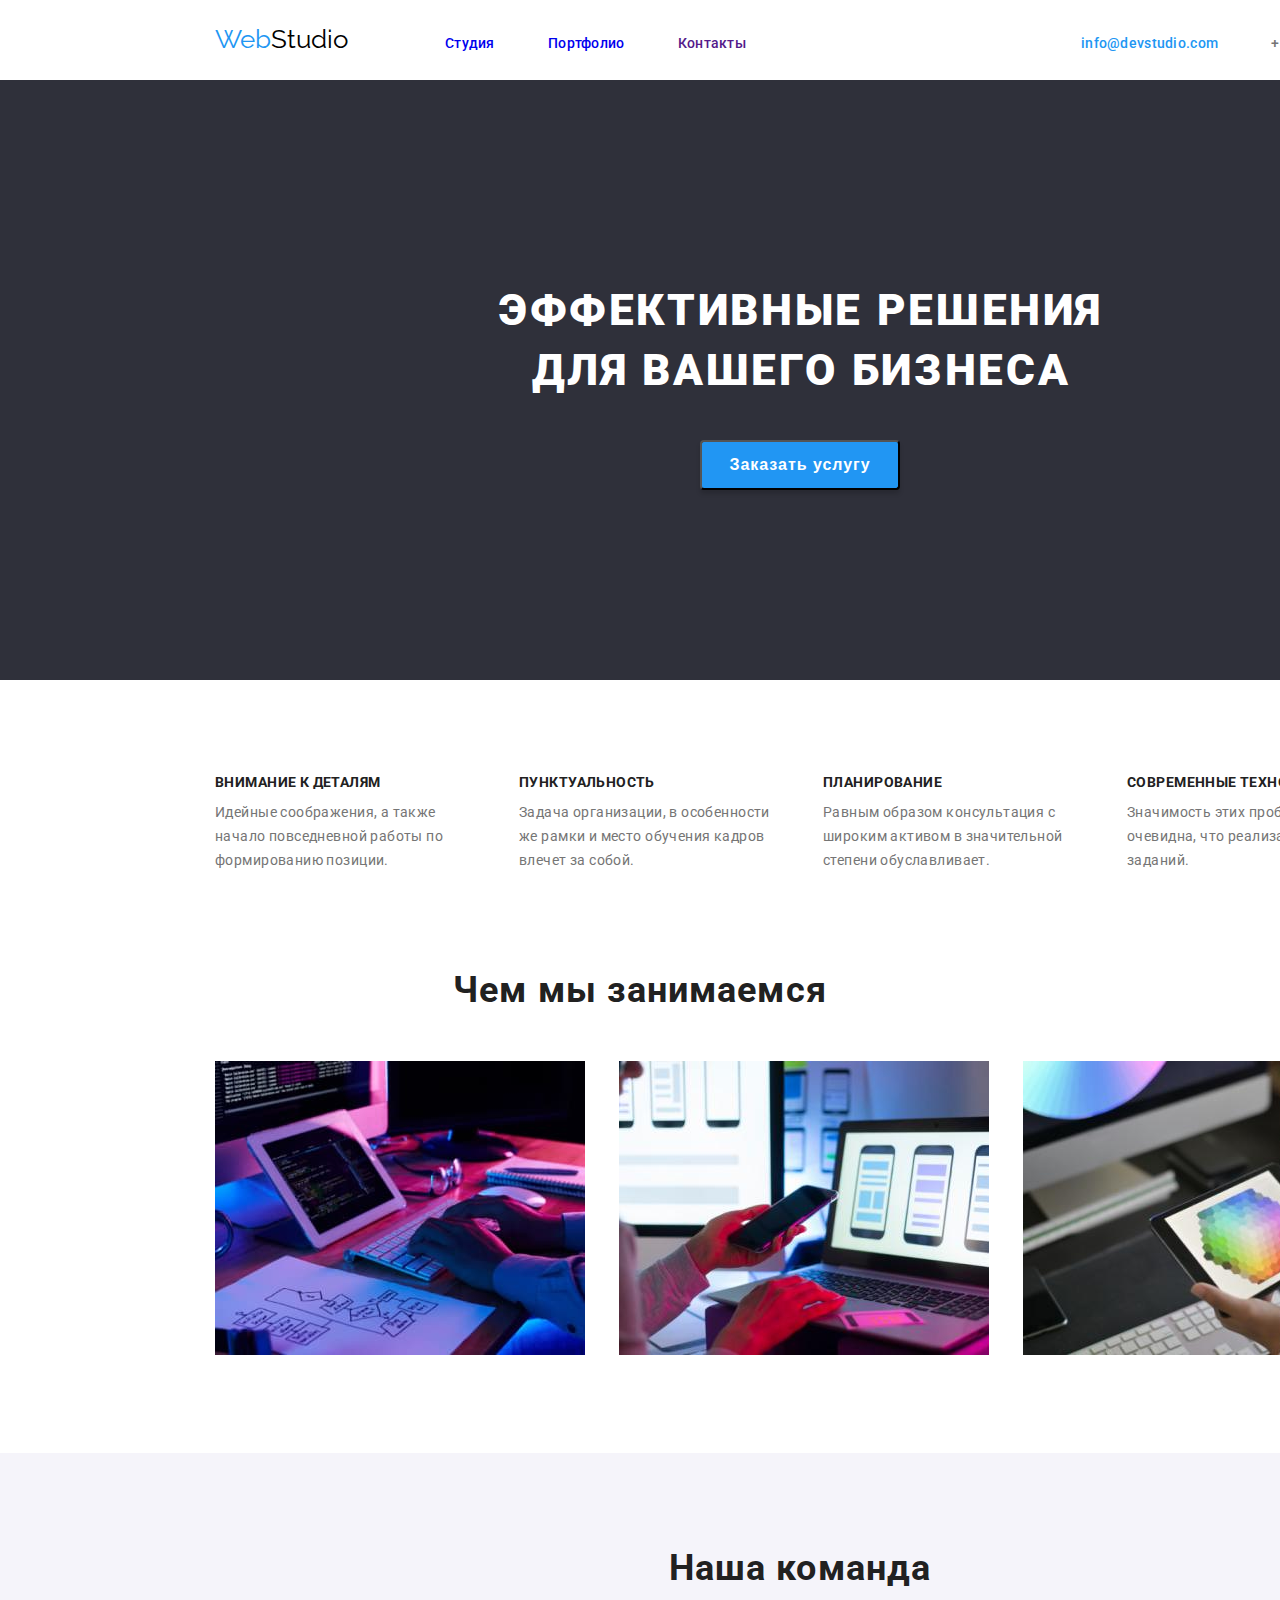
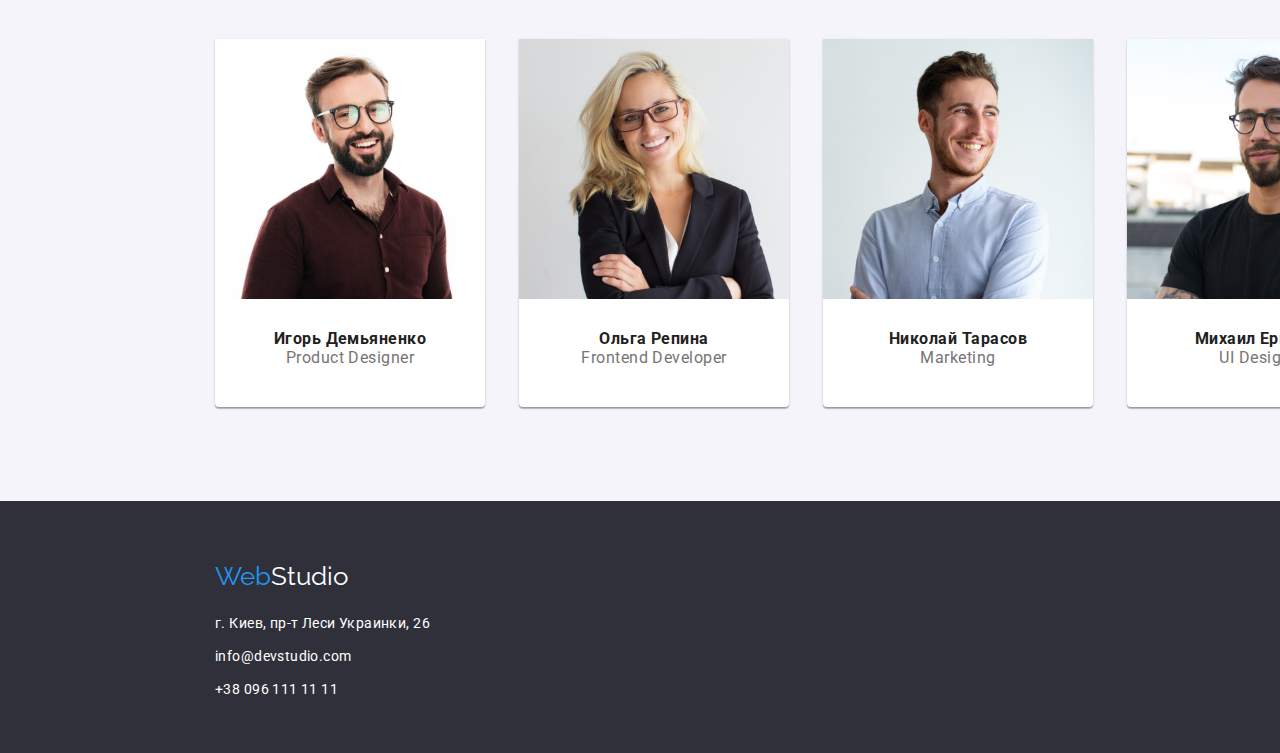
<file: Project/index.html>
<!DOCTYPE html>
<html lang="en">
<head>
  <meta charset="UTF-8">
  <meta http-equiv="X-UA-Compatible" content="IE=edge">
  <meta name="viewport" content="width=device-width, initial-scale=1.0">
  <title>WebStudio</title>
  <link rel="stylesheet" href="./css/style.css">
  <link rel="preconnect" href="https://fonts.googleapis.com">
<link rel="preconnect" href="https://fonts.gstatic.com" crossorigin>
<link href="https://fonts.googleapis.com/css2?family=Raleway:wght@700&family=Roboto:wght@400;500;700;900&display=swap" rel="stylesheet">
</head>
<body>
  <header class="header">
    <div class="conteiner">
      <div class="logo inlineBlock">
        <a href="">
          <span class="blue">Web</span><span class="black">Studio</span>
        </a>
      </div>
      <div class="inlineBlock">
        <nav class="navbar">
          <ul >
            <li class="navbarMenu">
             <a class="menu_link" href="./index.html">Студия</a>
            </li>
            <li class="navbarMenu">
              <a class="nav_link" href="./portfolio.html">Портфолио</a>
            </li>
            <li class="navbarMenu">
              <a class="nav_link" href="">Контакты</a>
            </li>
          </ul>
        </nav>
      </div> 
      <div class="contacts inlineBlock">
        <a class="mail" href="mailto:info@devstudio.com">info@devstudio.com</a>
        <a class="phone" href="tel:+380961111111">+38 096 111 11 11</a>
      </div>
    </div>
  </header>  
  <main>
    <section class="main inlineBlock">
        <h1 class="main-text"> 
          Эффективные решения для вашего бизнеса
        </h1>
          <button class="button inlineBlock" type="button">Заказать услугу</button>
    </section>
    <section>
      <ul class="specificMainUl">
        <li class="specificMain inlineBlock">
          <h5 class="specific">Внимание к деталям</h5>
          <p class="specificTens">
            Идейные соображения, а также начало повседневной работы по формированию позиции.
          </p>
        </li>
        <li class="specificMain inlineBlock">
          <h5 class="specific">Пунктуальность</h5>
          <p class="specificTens">
            Задача организации, в особенности же рамки и место обучения кадров влечет за собой.
          </p>
        </li>
        <li class="specificMain inlineBlock">
          <h5 class="specific">Планирование</h5>
          <p class="specificTens">
            Равным образом консультация с широким активом в значительной степени обуславливает.
          </p>
        </li>
        <li class="specificMain inlineBlock">
          <h5 class="specific">Современные технологии</h5>
          <p class="specificTens">Значимость этих проблем настолько очевидна, что реализация плановых заданий.</p>
        </li>
      </ul>
    </section>
    <section>
      <h2 class="whatWeDoin">Чем мы занимаемся</h2>
      <ul class="whatWeDoinFotoUl">
        <li class="whatWeDoinFoto inlineBlock">
          <img src="./img/keybord.jpg" alt="keybord">
        </li>
        <li class="whatWeDoinFoto inlineBlock">
          <img src="./img/phone.jpg" alt="phone">
        </li>
        <li class="whatWeDoinFoto inlineBlock">
          <img src="./img/pad.jpg" alt="pad">
        </li>
      </ul>
    </section>
    <section class="team">
      <h2 class="ourTeam">Наша команда</h2>
      <ul class="ourTeamList">
        <li class="ourTeamBlock inlineBlock">
          <img class="ourTeamFoto" src="./img/Igor.jpg" alt="igor" width="270" Height="260">
          <h4>Игорь Демьяненко</h4>
          <p class="ourTeamText">Product Designer</p>
        </li>
        <li class="ourTeamBlock inlineBlock">
          <img class="ourTeamFoto" src="./img/olga.jpg" alt="olga" width="270" Height="260">
          <h4>Ольга Репина</h4>
          <p class="ourTeamText">Frontend Developer</p>
        </li>
        <li class="ourTeamBlock inlineBlock">
          <img class="ourTeamFoto" src="./img/nikolay.jpg" alt="nokolay" width="270" Height="260">
          <h4>Николай Тарасов</h4>
          <p class="ourTeamText">Marketing</p>
        </li>
        <li class="ourTeamBlock inlineBlock"> 
          <img class="ourTeamFoto" src="./img/mihail.jpg" alt="mihail" width="270" Height="260">
          <h4>Михаил Ермаков</h4>
          <p class="ourTeamText">UI Designer</p>
        </li>
      </ul>
    </section>
  </main>  
  <footer class="footer">
      <a class="footerlogo" href="">
        <span class="blue">Web</span><span class="white">Studio</span>
      </a>
        <address>
          <p class="address1">г. Киев, пр-т Леси Украинки, 26</p>
          <a class="address" href="mailto:info@devstudio.com">info@devstudio.com</a>
          <a class="address" href="tel:+380961111111">+38 096 111 11 11</a>
        </address> 
  </footer>
</body>
</html>
</file>
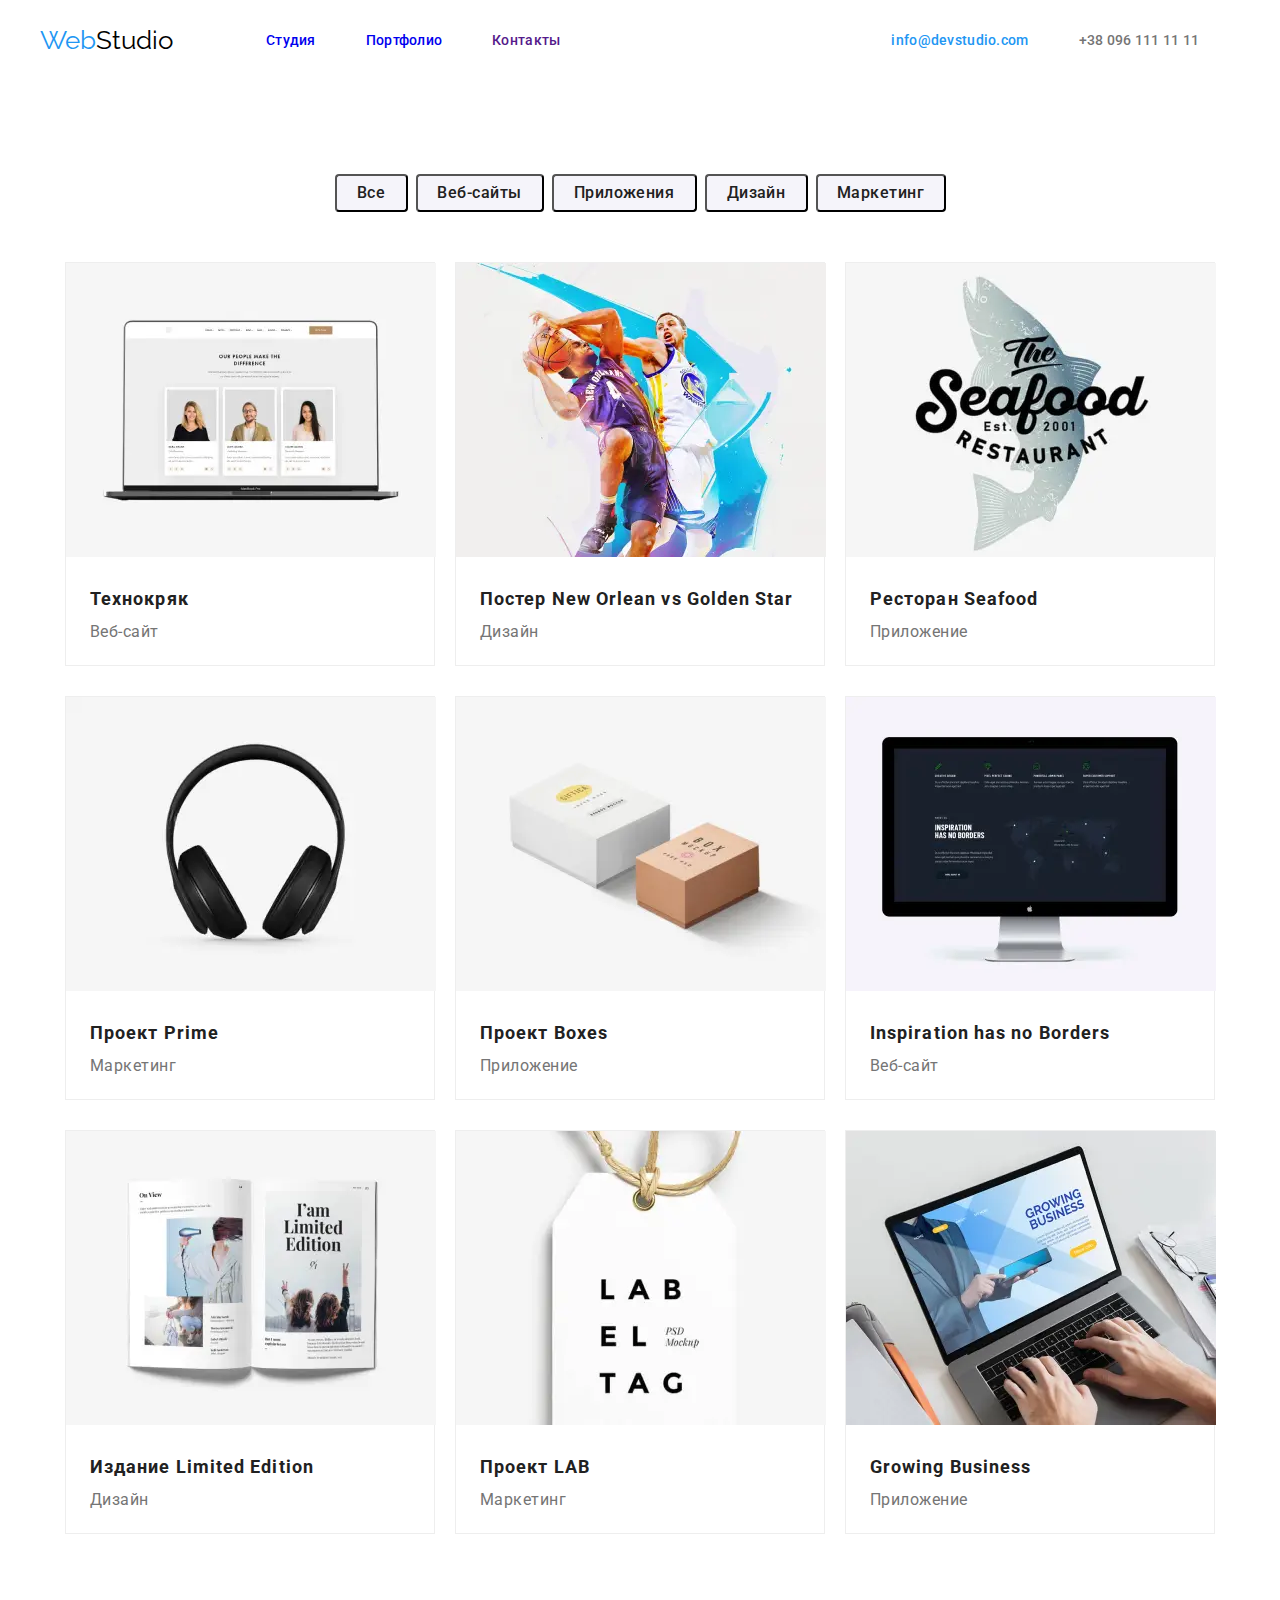
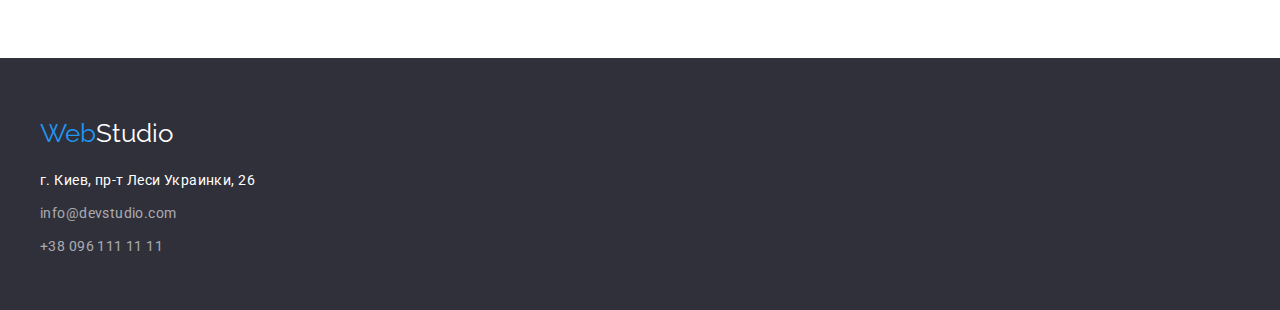
<file: Flexbox/portfolio.html>
<!DOCTYPE html>
<html lang="en">
<head>
  <meta charset="UTF-8">
  <meta http-equiv="X-UA-Compatible" content="IE=edge">
  <meta name="viewport" content="width=device-width, initial-scale=1.0">
  <title>WebStudio</title>
  <link rel="stylesheet" href="./css/portfolio.css">
  <link rel="preconnect" href="https://fonts.googleapis.com">
  <link rel="preconnect" href="https://fonts.gstatic.com" crossorigin>
  <link href="https://fonts.googleapis.com/css2?family=Raleway:wght@700&family=Roboto:wght@400;500;700;900&display=swap" rel="stylesheet">
</head>
<body>
  <header>
    <div class="flexHeader container">
      <a class="logo" href="">
        <span class="blue">Web</span><span class="black">Studio</span>
      </a>
      <nav class="navbar">
        <ul class="flexHeader">
          <li class="navbarMenu">
            <a class="menu_link" href="./index.html">Студия</a>
          </li>
          <li class="navbarMenu">
            <a class="nav_link" href="./portfolio.html">Портфолио</a>
          </li>
          <li class="navbarMenu">
            <a class="nav_link" href="">Контакты</a>
          </li>
        </ul>
      </nav>
        <a class="contacts mail" href="mailto:info@devstudio.com">info@devstudio.com</a>
        <a class="contacts phone" href="tel:+380961111111">+38 096 111 11 11</a>
    </div>  
  </header>  
  <main class="main">
    <section class="mainPage">
      <div class="button container">
        <button class="button1 buttonText" type="button">Все</button>
        <button class="button2 buttonText" type="button">Веб-сайты</button>
        <button class="button3 buttonText" type="button">Приложения</button>
        <button class="button4 buttonText" type="button">Дизайн</button>
        <button class="button5 buttonText" type="button">Маркетинг</button>
      </div>
      <div class="portfolio container">
        <ul class="portfolioMain">
          <li class="list">
            <img class="portfolioImg" src="./img/tehnokryak.webp" alt="">
            <h4 class="caption">Технокряк</h4>
            <p class="text">Веб-сайт</p>
          </li>
          <li class="list">
            <img class="portfolioImg" src="./img/poster.webp" alt="">
            <h4 class="caption">Постер New Orlean vs Golden Star</h4>
            <p class="text">Дизайн</p>
          </li>
          <li class="list">
            <img class="portfolioImg" src="./img/seafood.webp" alt="">
            <h4 class="caption">Ресторан Seafood</h4>
            <p class="text">Приложение</p>
          </li>
          <li class="list">
            <img class="portfolioImg" src="./img/prime.webp" alt="">
            <h4 class="caption">Проект Prime</h4>
            <p class="text">Маркетинг</p>
          </li>
          <li class="list">
            <img class="portfolioImg" src="./img/boxes.webp" alt="">
            <h4 class="caption">Проект Boxes</h4>
            <p class="text">Приложение</p>
          </li>
          <li class="list">
            <img class="portfolioImg" src="./img/inspiration.webp" alt="">
            <h4 class="caption">Inspiration has no Borders</h4>
            <p class="text">Веб-сайт</p>
          </li>
          <li class="list">
            <img class="portfolioImg" src="./img/limited.webp" alt="">
            <h4 class="caption">Издание Limited Edition</h4>
            <p class="text">Дизайн</p>
          </li>
          <li class="list">
            <img class="portfolioImg" src="./img/lab.webp" alt="">
            <h4 class="caption">Проект LAB</h4>
            <p class="text">Маркетинг</p>
          </li>
          <li class="list">
            <img class="portfolioImg" src="./img/growing.webp" alt="">
            <h4 class="caption">Growing Business</h4>
            <p class="text">Приложение</p>
          </li>
        </ul>
      </div> 
    </section> 
  </main>  
  <footer class="footer">
    <div class="flexfooter container">
      <a class="footerlogo" href="">
        <span class="blue">Web</span><span class="white">Studio</span>
      </a>
        <address>
          <p class="address">г. Киев, пр-т Леси Украинки, 26</p>
          <a class="address1" href="mailto:info@devstudio.com">info@devstudio.com</a>
          <a class="address1" href="tel:+380961111111">+38 096 111 11 11</a>
        </address> 
    </div>
  </footer>
</body>
</html>
</file>
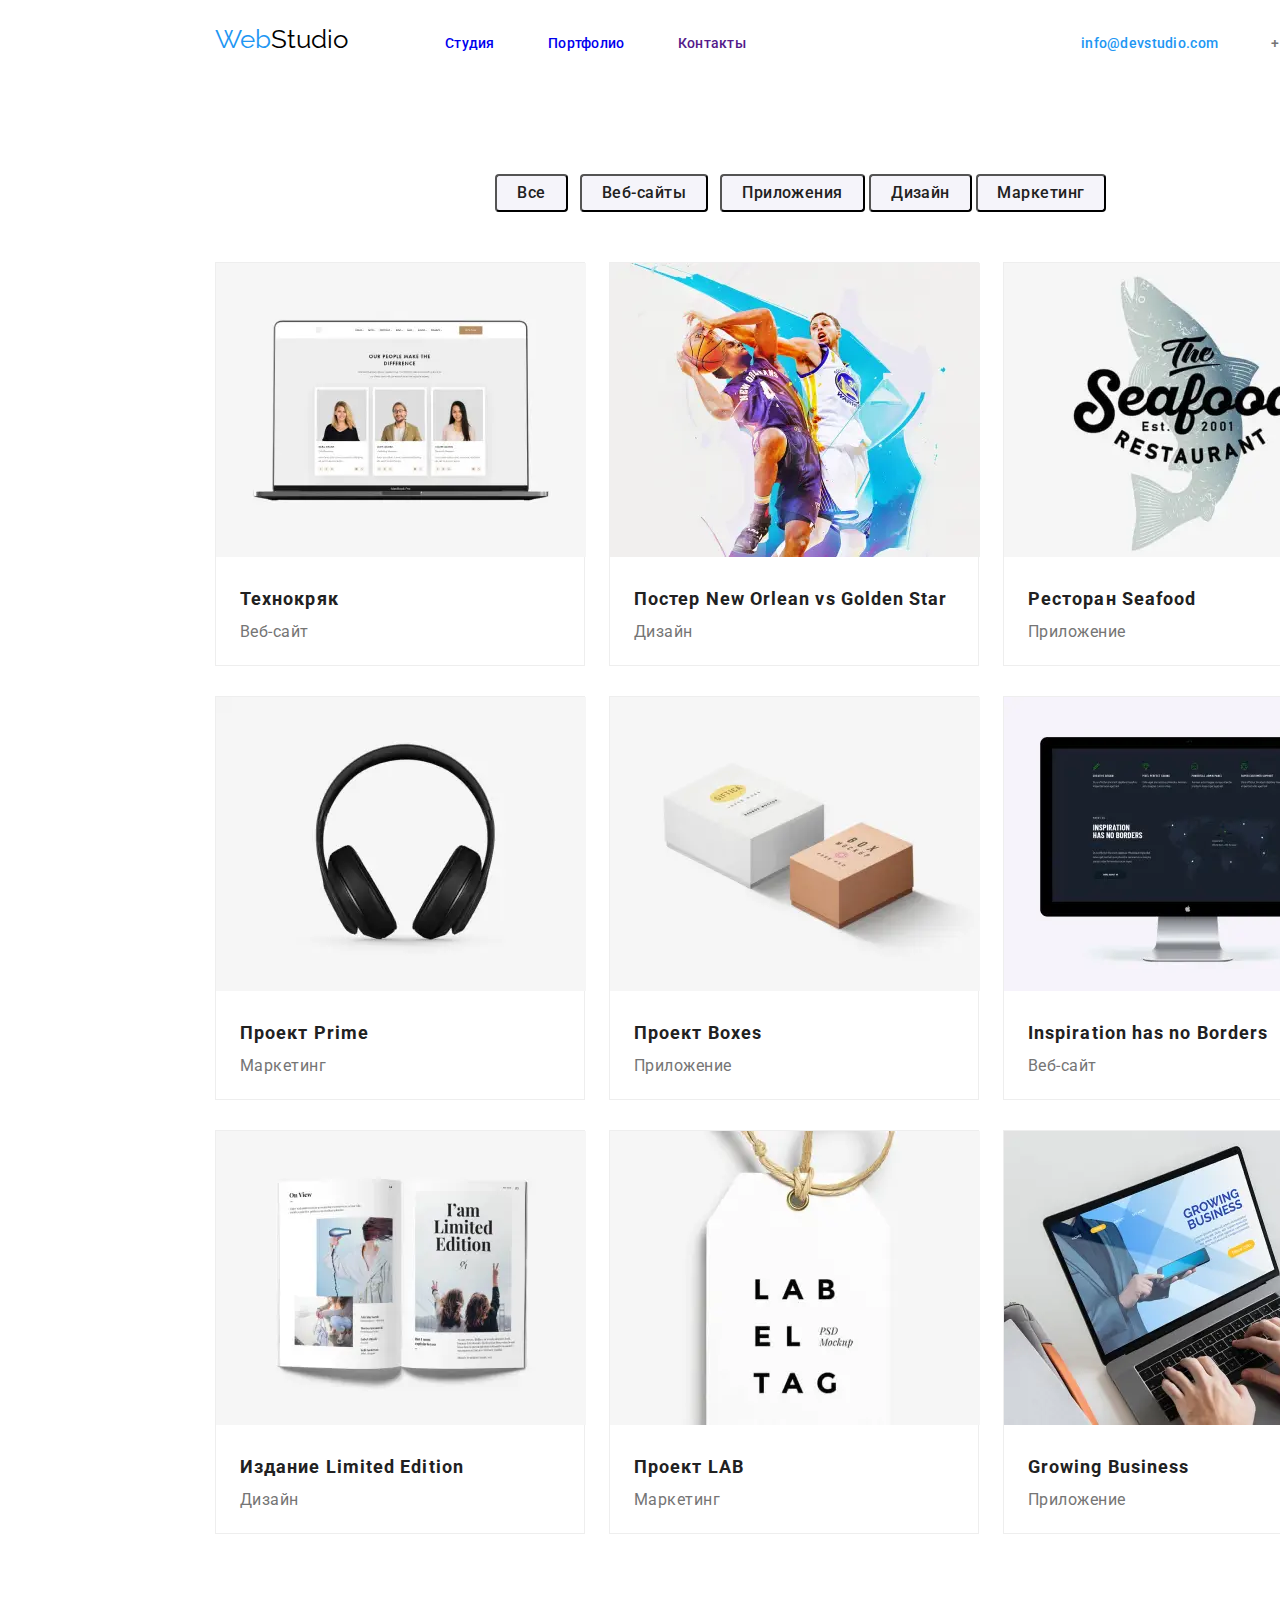
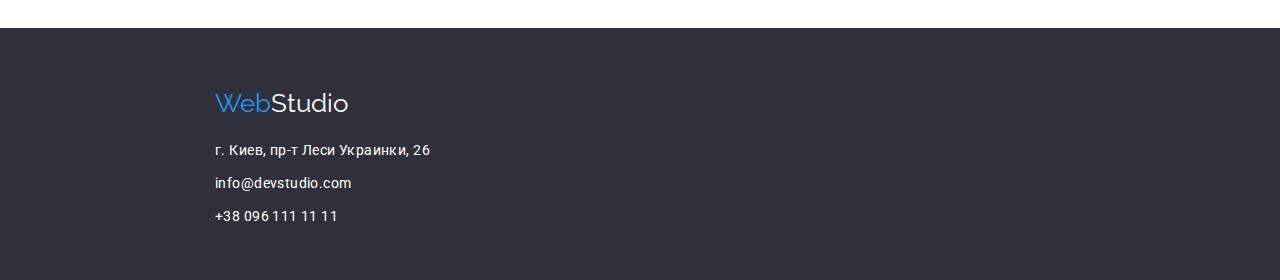
<file: Project/portfolio.html>
<!DOCTYPE html>
<html lang="en">
<head>
  <meta charset="UTF-8">
  <meta http-equiv="X-UA-Compatible" content="IE=edge">
  <meta name="viewport" content="width=device-width, initial-scale=1.0">
  <title>WebStudio</title>
  <link rel="stylesheet" href="./css/portfolio.css">
  <link rel="preconnect" href="https://fonts.googleapis.com">
  <link rel="preconnect" href="https://fonts.gstatic.com" crossorigin>
  <link href="https://fonts.googleapis.com/css2?family=Raleway:wght@700&family=Roboto:wght@400;500;700;900&display=swap" rel="stylesheet">
</head>
<body>
  <header class="header">
    <div class="conteiner">
      <div class="logo inlineBlock">
        <a href="">
          <span class="blue">Web</span><span class="black">Studio</span>
        </a>
      </div>
      <div class="inlineBlock">
        <nav class="navbar">
          <ul >
            <li class="navbarMenu">
             <a class="menu_link" href="./index.html">Студия</a>
            </li>
            <li class="navbarMenu">
              <a class="nav_link" href="./portfolio.html">Портфолио</a>
            </li>
            <li class="navbarMenu">
              <a class="nav_link" href="">Контакты</a>
            </li>
          </ul>
        </nav>
      </div> 
      <div class="contacts inlineBlock">
        <a class="mail" href="mailto:info@devstudio.com">info@devstudio.com</a>
        <a class="phone" href="tel:+380961111111">+38 096 111 11 11</a>
      </div>
    </div>
  </header>  
  <main class="main">
    <section class="mainPage">
      <div class="button">
        <button class="button1 buttonText" type="button">Все</button>
        <button class="button2 buttonText" type="button">Веб-сайты</button>
        <button class="button3 buttonText" type="button">Приложения</button>
        <button class="button4 buttonText" type="button">Дизайн</button>
        <button class="button5 buttonText" type="button">Маркетинг</button>
      </div>
      <div class="portfolio">
        <ul class="portfolioMain">
          <li class="list inlineBlock">
            <img class="portfolioImg" src="./img/tehnokryak.webp" alt="">
            <h4>Технокряк</h4>
            <p>Веб-сайт</p>
          </li>
          <li class="list inlineBlock">
            <img class="portfolioImg" src="./img/poster.webp" alt="">
            <h4>Постер New Orlean vs Golden Star</h4>
            <p>Дизайн</p>
          </li>
          <li class="list inlineBlock">
            <img class="portfolioImg" src="./img/seafood.webp" alt="">
            <h4>Ресторан Seafood</h4>
            <p>Приложение</p>
          </li>
          <li class="list inlineBlock">
            <img class="portfolioImg" src="./img/prime.webp" alt="">
            <h4>Проект Prime</h4>
            <p>Маркетинг</p>
          </li>
          <li class="list inlineBlock">
            <img class="portfolioImg" src="./img/boxes.webp" alt="">
            <h4>Проект Boxes</h4>
            <p>Приложение</p>
          </li>
          <li class="list inlineBlock">
            <img class="portfolioImg" src="./img/inspiration.webp" alt="">
            <h4>Inspiration has no Borders</h4>
            <p>Веб-сайт</p>
          </li>
          <li class="list inlineBlock">
            <img class="portfolioImg" src="./img/limited.webp" alt="">
            <h4>Издание Limited Edition</h4>
            <p>Дизайн</p>
          </li>
          <li class="list inlineBlock">
            <img class="portfolioImg" src="./img/lab.webp" alt="">
            <h4>Проект LAB</h4>
            <p>Маркетинг</p>
          </li>
          <li class="list inlineBlock">
            <img class="portfolioImg" src="./img/growing.webp" alt="">
            <h4>Growing Business</h4>
            <p>Приложение</p>
          </li>
        </ul>
      </div> 
    </section> 
  </main>  
  <footer class="footer">
      <a class="footerlogo" href="">
        <span class="blue">Web</span><span class="white">Studio</span>
      </a>
        <address>
          <p class="address1">г. Киев, пр-т Леси Украинки, 26</p>
          <a class="address" href="mailto:info@devstudio.com">info@devstudio.com</a>
          <a class="address" href="tel:+380961111111">+38 096 111 11 11</a>
        </address> 
  </footer>
</body>
</html>
</file>
<file: Project/css/style.css>
*,
*::before,
*::after{
  box-sizing: border-box;
  margin: 0;
  padding: 0;
}

body{
    
    max-width: 1600px;
    background: #ffffff;
    font-family: 'Roboto', sans-serif;
    font-size: 16px;
}


a {
    text-decoration: none;
}

.blue {
    color: #2196F3;
}

.white {
    color: #FFFFFF;
}

.black {
   color: #000000;
}


a:hover, a:focus{
    color: #2196F3;
}



.conteiner{
    display: inline-block;
    width: 1600px;
    height: 80px;
    margin: 0 auto; 
    
}

.inlineBlock{
    display: inline-block;
}

.logo {
    margin: 24px 93px 25px 215px;
    font-family: 'Raleway', sans-serif;
    font-size: 26px;
} 

.navbar{

    margin: 32px 0px;
    font-style: normal;
    font-weight: 500;
    font-size: 14px;
    line-height: 16px;
    letter-spacing: 0.02em;
    color: #2196F3;
}
.navbarMenu:nth-child(2) {
    margin: 0px 50px ;
}

.navbarMenu {
    display: inline-block;
}

.contacts {
    margin-left: 331px;
    font-style: normal;
    font-weight: 500;
    font-size: 14px;
    line-height: 16px;
    letter-spacing: 0.02em;
       
}

.mail {
    margin-right: 50px;
    color: #2196F3; 
}

.phone {
    color: #757575;
}

.main {

    width: 1600px;
    height: 600px;
    background: #2F303A;
    margin-bottom: 94px;
    
}

.main-text {
    padding-top: 200px;
    margin: 0px 450px 40px 452px;
    font-style: normal;
    font-weight: 900;
    font-size: 44px;
    line-height: 60px;
    text-align: center;
    letter-spacing: 0.06em;
    text-transform: uppercase;
    color: #FFFFFF;
}

.button {
    
    width: 200px;
    height: 50px;
    margin-left: 700px;
    top: 430px;
    background: #2196F3;
    box-shadow: 0px 4px 4px rgba(0, 0, 0, 0.15);
    border-radius: 4px;
    font-style: normal;
    font-weight: 700;
    font-size: 16px;
    line-height: 30px; 
    align-items: center;
    text-align: center;
    letter-spacing: 0.06em;
    color: #FFFFFF;
    cursor: pointer;
        
}


.specificMainUl {
    width: 1600px;
    margin-left: 215px;
    margin-right: 215px;
    margin-bottom: 94px;
}


.specificMain{
    margin-right: 30px;
}


.specificMain:nth-child(4) {
    margin-right: 0px;
}


.specific {
    width: 270px;
    height: 16px;
    font-style: normal;
    font-weight: 700;
    font-size: 14px;
    line-height: 16px;
    letter-spacing: 0.03em;
    text-transform: uppercase;
    color: #212121;
    margin-bottom: 10px;
    
}

.specificTens{
    width: 270px;
    height: 75px;
    font-style: normal;
    font-weight: 400;
    font-size: 14px;
    line-height: 24px;
    letter-spacing: 0.03em;
    color: #757575;
    
}

.whatWeDoin {    
    margin-bottom: 50px;
    font-style: normal;
    font-weight: 700;
    font-size: 36px;
    line-height: 42px;
    text-align: center;
    letter-spacing: 0.03em;
    color: #212121;
}

.whatWeDoinFotoUl{
    width: 1600px;
    margin-left: 215px;
    margin-right: 215px;
    margin-bottom: 94px;
}


.whatWeDoinFoto {
    width: 370px;
    height: 294px;
    margin-right: 30px;
}
.whatWeDoinFoto:nth-child(3) {
    margin-right: 0px;
}

.team {
    width: 1600px;
    height: 648px;
    background: #F5F4FA;
}

.ourTeam {
    margin-bottom: 94px;
    padding-top: 94px;
    margin-bottom: 50px;
    font-style: normal;
    font-weight: 700;
    font-size: 36px;
    line-height: 42px;
    text-align: center;
    letter-spacing: 0.03em;
    color: #212121;
    }

.ourTeamBlock {
    width: 270px;
    height: 368px;
    margin-right: 30px;
    background: #FFFFFF;
    box-shadow: 0px 1px 3px rgba(0, 0, 0, 0.12), 0px 1px 1px rgba(0, 0, 0, 0.14), 0px 2px 1px rgba(0, 0, 0, 0.2);
    border-radius: 0px 0px 4px 4px;
    font-style: normal;
    font-weight: 500;
    font-size: 16px;
    line-height: 19px;
    text-align: center;
    letter-spacing: 0.03em;
    color: #212121;
}     
   
.ourTeamBlock:nth-child(4) {
    margin-right: 0px;
}
    
.ourTeamFoto {
    width: 270px;
    height: 260px;
    border-radius: 0px;  
    margin-bottom: 30px;
    display: block;
}

.ourTeamText {
    font-style: normal;
    font-weight: 400;
    font-size: 16px;
    line-height: 19px;
    text-align: center;
    letter-spacing: 0.03em;
    color: #757575;

}

.ourTeamList{
    margin-left: 215px;
}


.footer {
    width: 1600px;
    height: 252px;
    background: #2F303A;
    display: block;
}


.footerlogo {
    padding-top: 60px;
    margin-left: 215px;
    display: block;
    font-family: 'Raleway', sans-serif;
    font-size: 26px;
    margin-bottom: 20px;
}


.address, .address1 {
    margin-bottom: 9px;
    margin-left: 215px;
    font-style: normal;
    font-weight: 400;
    font-size: 14px;
    line-height: 24px;
    letter-spacing: 0.03em;
    color: #FFFFFF;
    display: block;
}

address:nth-child(1) {
    
    color: rgba(255, 255, 255, 0.6);
}

address:nth-child(2) {
    margin-bottom: 60px;
    color: rgba(255, 255, 255, 0.6);
}

.address:focus, .address:hover{
    color: #2196F3;
}
</file>
<file: Flexbox/css/portfolio.css>
*,
*::before,
*::after{
  box-sizing: border-box;
  margin: 0;
  padding: 0;
}

body{
    background: #ffffff;
    font-family: 'Roboto', sans-serif;
    font-size: 16px;
}

a {
    text-decoration: none;
}

.blue {
    color: #2196F3;
}

.white {
    color: #FFFFFF;
}

.black {
   color: #000000;
}


a:hover, a:focus{
    color: #2196F3;
}

button:hover, button:focus{
    background: #2196F3;
    box-shadow: 0px 3px 1px rgba(0, 0, 0, 0.1), 0px 1px 2px rgba(0, 0, 0, 0.08), 0px 2px 2px rgba(0, 0, 0, 0.12);
    
}

.container{
    width: 1200px;
    margin: 0 auto;    
 }
 
.flexHeader{
     display: flex;
     align-items: center;
     height: 80px;
}

.logo {
    margin-right: 93px;
    font-family: 'Raleway', sans-serif;
    font-size: 26px;
} 

.navbar{
    font-style: normal;
    font-weight: 500;
    font-size: 14px;
    line-height: 16px;
    letter-spacing: 0.02em;
    color: #2196F3;
    margin-right: 331px;
}

.navbarMenu:nth-child(2) {
    margin: 0px 50px ;
}

.navbarMenu {
    list-style: none;
}

.contacts {
    font-style: normal;
    font-weight: 500;
    font-size: 14px;
    line-height: 16px;
    letter-spacing: 0.02em;
       
}

.mail {
    margin-right: 50px;
    color: #2196F3; 
}

.phone {
    color: #757575;
}


.mainPage {
    padding: 94px 0;
}

.button{
    display: flex;
    justify-content: center;
    margin-bottom: 50px;
}

.button1{
    width: 73px;
    height: 38px;
    background: #F5F4FA;
    border-radius: 4px;
    margin-right: 8px;

}

.button2 {
    width: 128px;
    height: 38px;
    background: #F5F4FA;
    border-radius: 4px;
    margin-right: 8px;
}

.button3 {
    width: 145px;
    height: 38px;
    background: #F5F4FA;
    border-radius: 4px;
    margin-right: 8px;
}

.button4 {
    width: 103px;
    height: 38px;
    background: #F5F4FA;
    border-radius: 4px;
    margin-right: 8px;
}

.button5 {
    width: 130px;
    height: 38px;
    background: #F5F4FA;
    border-radius: 4px;
}


.buttonText {
    font-family: 'Roboto';
    font-style: normal;
    font-weight: 500;
    font-size: 16px;
    line-height: 26px;
    text-align: center;
    letter-spacing: 0.03em;
    color: #212121;
}

.portfolioMain {
    display: flex;
    justify-content: center;
    flex-wrap: wrap;

}


.list{
    width: 370px;
    height: 404px;
    background: #FFFFFF;
    border: 1px solid #EEEEEE;
    margin-bottom: 30px;
    list-style: none;
}

.portfolioImg {
    width: 370px;
    height: 294px;
    margin-bottom: 20px;
}

.list:nth-child(2) {
    margin-left: 20px;
    margin-right: 20px;
}

.list:nth-child(5) {
    margin-left: 20px;
    margin-right: 20px;
}

.list:nth-child(8) {
    margin-left: 20px;
    margin-right: 20px;
}

.caption {
    margin-left: 24px;
    font-family: 'Roboto';
    font-style: normal;
    font-weight: 700;
    font-size: 18px;
    line-height: 36px;
    letter-spacing: 0.06em;
    color: #212121;
}

.text {
    margin-left: 24px;
    font-family: 'Roboto';
    font-style: normal;
    font-weight: 400;
    font-size: 16px;
    line-height: 30px;
    letter-spacing: 0.03em;
    color: #757575;
}

.footer {
    
    height: 252px;
    background: #2F303A;
    
}

.flexfooter{
    display: flex;
    flex-direction: column;
    
}

.footerlogo {
    padding-top: 60px;
    font-family: 'Raleway', sans-serif;
    font-size: 26px;
    margin-bottom: 20px;
}

.address {
    margin-bottom: 9px;
    font-style: normal;
    font-weight: 400;
    font-size: 14px;
    line-height: 24px;
    letter-spacing: 0.03em;
    color: #FFFFFF;
    display: block;
}

.address1 {
    margin-bottom: 9px;
    font-style: normal;
    font-weight: 400;
    font-size: 14px;
    line-height: 24px;
    letter-spacing: 0.03em;
    color: rgba(255, 255, 255, 0.6);
    display: block;
}

.address:focus, .address:hover{
    color: #2196F3;
}
</file>
<file: Project/css/portfolio.css>
*,
*::before,
*::after{
  box-sizing: border-box;
  margin: 0;
  padding: 0;
}

body{
    
    max-width: 1600px;
    background: #ffffff;
    font-family: 'Roboto', sans-serif;
    font-size: 16px;
}


a {
    text-decoration: none;
}

.blue {
    color: #2196F3;
}

.white {
    color: #FFFFFF;
}

.black {
   color: #000000;
}


a:hover, a:focus{
    color: #2196F3;
}

button:hover, button:focus{
    background: #2196F3;
    box-shadow: 0px 3px 1px rgba(0, 0, 0, 0.1), 0px 1px 2px rgba(0, 0, 0, 0.08), 0px 2px 2px rgba(0, 0, 0, 0.12);
    
}


.header {
    margin-bottom: 94px;
}

.conteiner{
    display: inline-block;
    width: 1600px;
    height: 80px;
    margin: 0 auto;  
}

.inlineBlock{
    display: inline-block;
}

.logo {
    margin: 24px 93px 25px 215px;
    font-family: 'Raleway', sans-serif;
    font-size: 26px;
} 

.navbar{

    margin: 32px 0px;
    font-style: normal;
    font-weight: 500;
    font-size: 14px;
    line-height: 16px;
    letter-spacing: 0.02em;
    color: #2196F3;
}
.navbarMenu:nth-child(2) {
    margin: 0px 50px ;
}

.navbarMenu {
    display: inline-block;
}

.contacts {
    margin-left: 331px;
    font-style: normal;
    font-weight: 500;
    font-size: 14px;
    line-height: 16px;
    letter-spacing: 0.02em;
       
}

.mail {
    margin-right: 50px;
    color: #2196F3; 
}

.phone {
    color: #757575;
}


.inlineBlock{
    display: inline-block;
}

.mainPage {
    margin-left: 100px;
    margin-bottom: 94px;
    width: 1170px;
    height: 1360px;
    margin-left: 215px;
}

.button{
    margin-left: 280px;
    margin-right: 279px;
    margin-bottom: 50px;
}

.button1{
    width: 73px;
    height: 38px;
    background: #F5F4FA;
    border-radius: 4px;
    margin-right: 8px;

}

.button2 {
    width: 128px;
    height: 38px;
    background: #F5F4FA;
    border-radius: 4px;
    margin-right: 8px;
}

.button3 {
    width: 145px;
    height: 38px;
    background: #F5F4FA;
    border-radius: 4px;
    /* margin-right: 8px; */
}

.button4 {
    width: 103px;
    height: 38px;
    background: #F5F4FA;
    border-radius: 4px;
    /* margin-right: 8px; */
}

.button5 {
    width: 130px;
    height: 38px;
    background: #F5F4FA;
    border-radius: 4px;
}


.buttonText {
    font-family: 'Roboto';
    font-style: normal;
    font-weight: 500;
    font-size: 16px;
    line-height: 26px;
    text-align: center;
    letter-spacing: 0.03em;
    color: #212121;
}

.portfolioImg {
    width: 370px;
    height: 294px;
    margin-bottom: 20px;
}

.list{
    width: 370px;
    height: 404px;
    background: #FFFFFF;
    border: 1px solid #EEEEEE;
    margin-bottom: 30px;
}

.list:nth-child(2) {
    margin-left: 20px;
    margin-right: 20px;
}

.list:nth-child(5) {
    margin-left: 20px;
    margin-right: 20px;
}

.list:nth-child(8) {
    margin-left: 20px;
    margin-right: 20px;
}

h4 {
    margin-left: 24px;
    font-family: 'Roboto';
    font-style: normal;
    font-weight: 700;
    font-size: 18px;
    line-height: 36px;
    letter-spacing: 0.06em;
    color: #212121;
}

p {
    margin-left: 24px;
    font-family: 'Roboto';
    font-style: normal;
    font-weight: 400;
    font-size: 16px;
    line-height: 30px;
    letter-spacing: 0.03em;
    color: #757575;
}

.footer {
    width: 1600px;
    height: 252px;
    background: #2F303A;
    display: block;
}


.footerlogo {
    padding-top: 60px;
    margin-left: 215px;
    display: block;
    font-family: 'Raleway', sans-serif;
    font-size: 26px;
    margin-bottom: 20px;
    
}


.address, .address1 {
    margin-bottom: 9px;
    margin-left: 215px;
    font-style: normal;
    font-weight: 400;
    font-size: 14px;
    line-height: 24px;
    letter-spacing: 0.03em;
    color: #FFFFFF;
    display: block;
}

address:nth-child(1) {
    
    color: rgba(255, 255, 255, 0.6);
}

address:nth-child(2) {
    margin-bottom: 60px;
    color: rgba(255, 255, 255, 0.6);
}

.address:focus, .address:hover{
    color: #2196F3;
}
</file>
